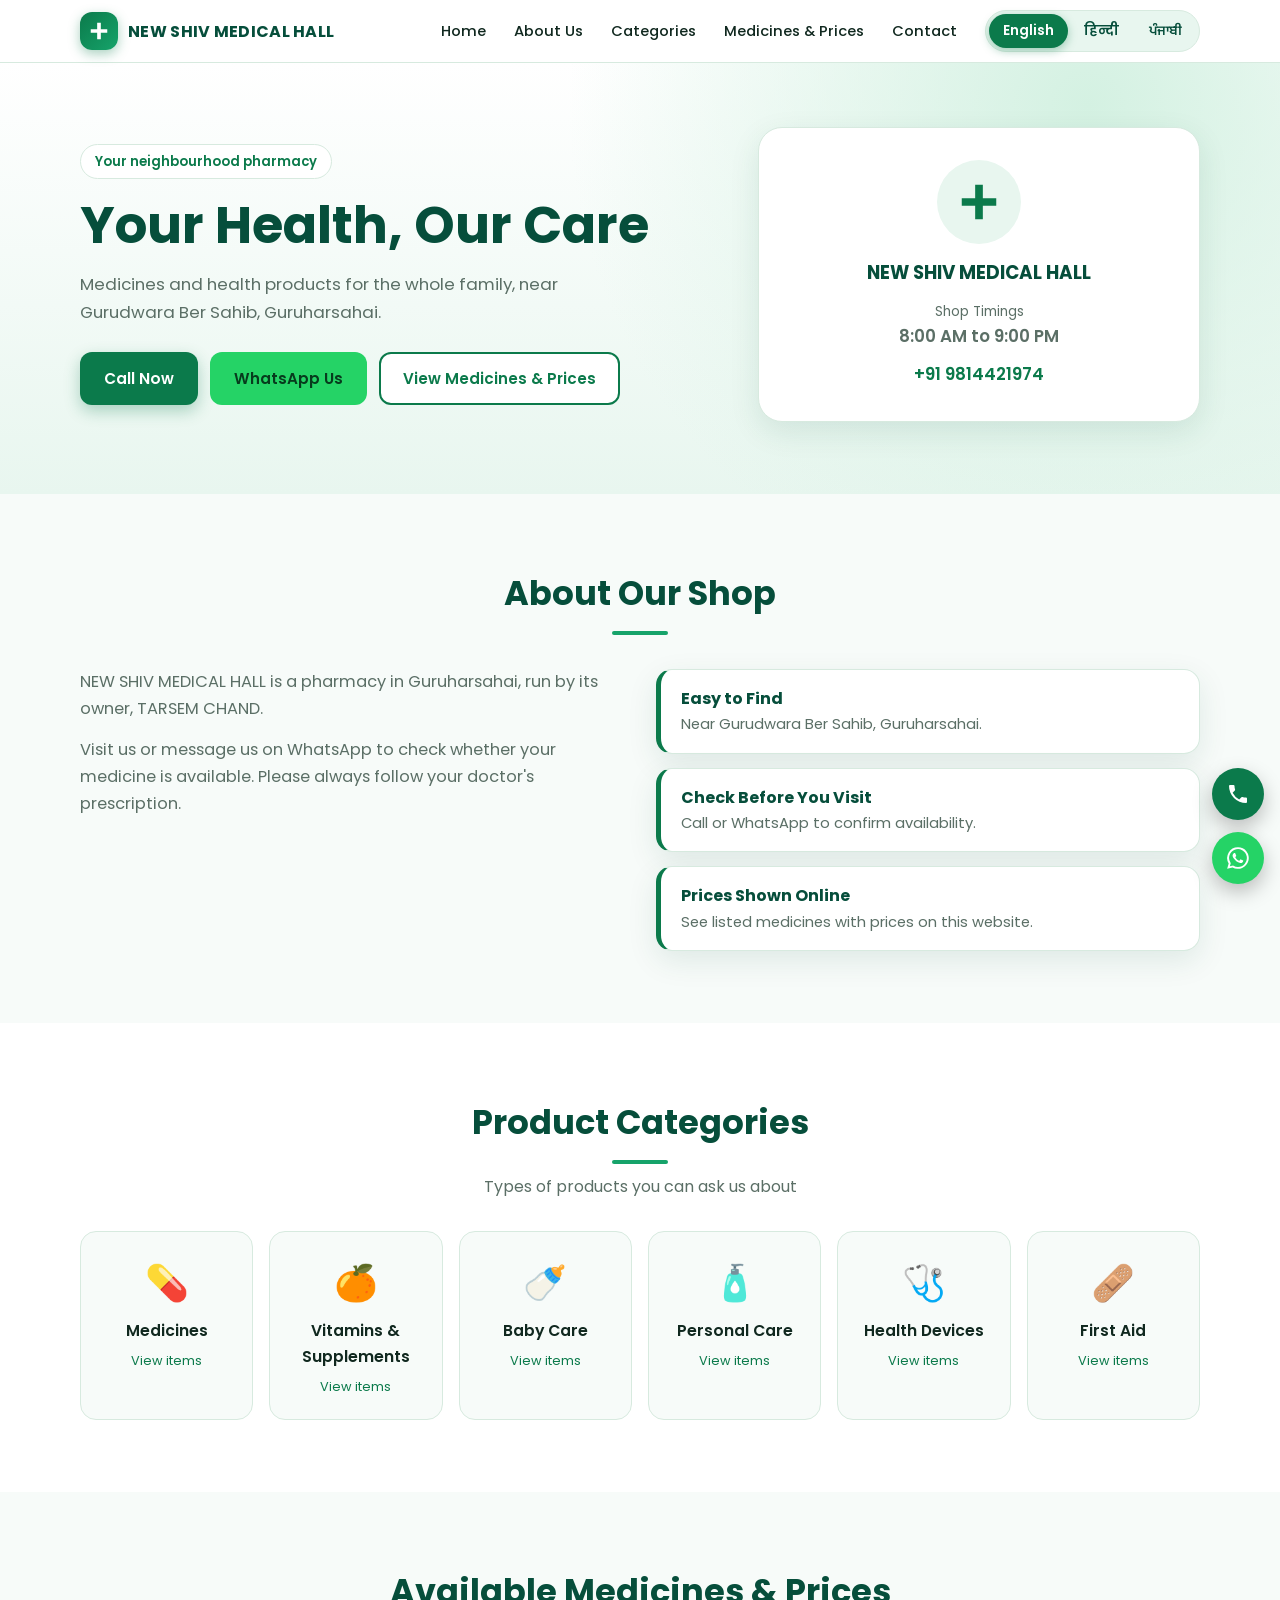
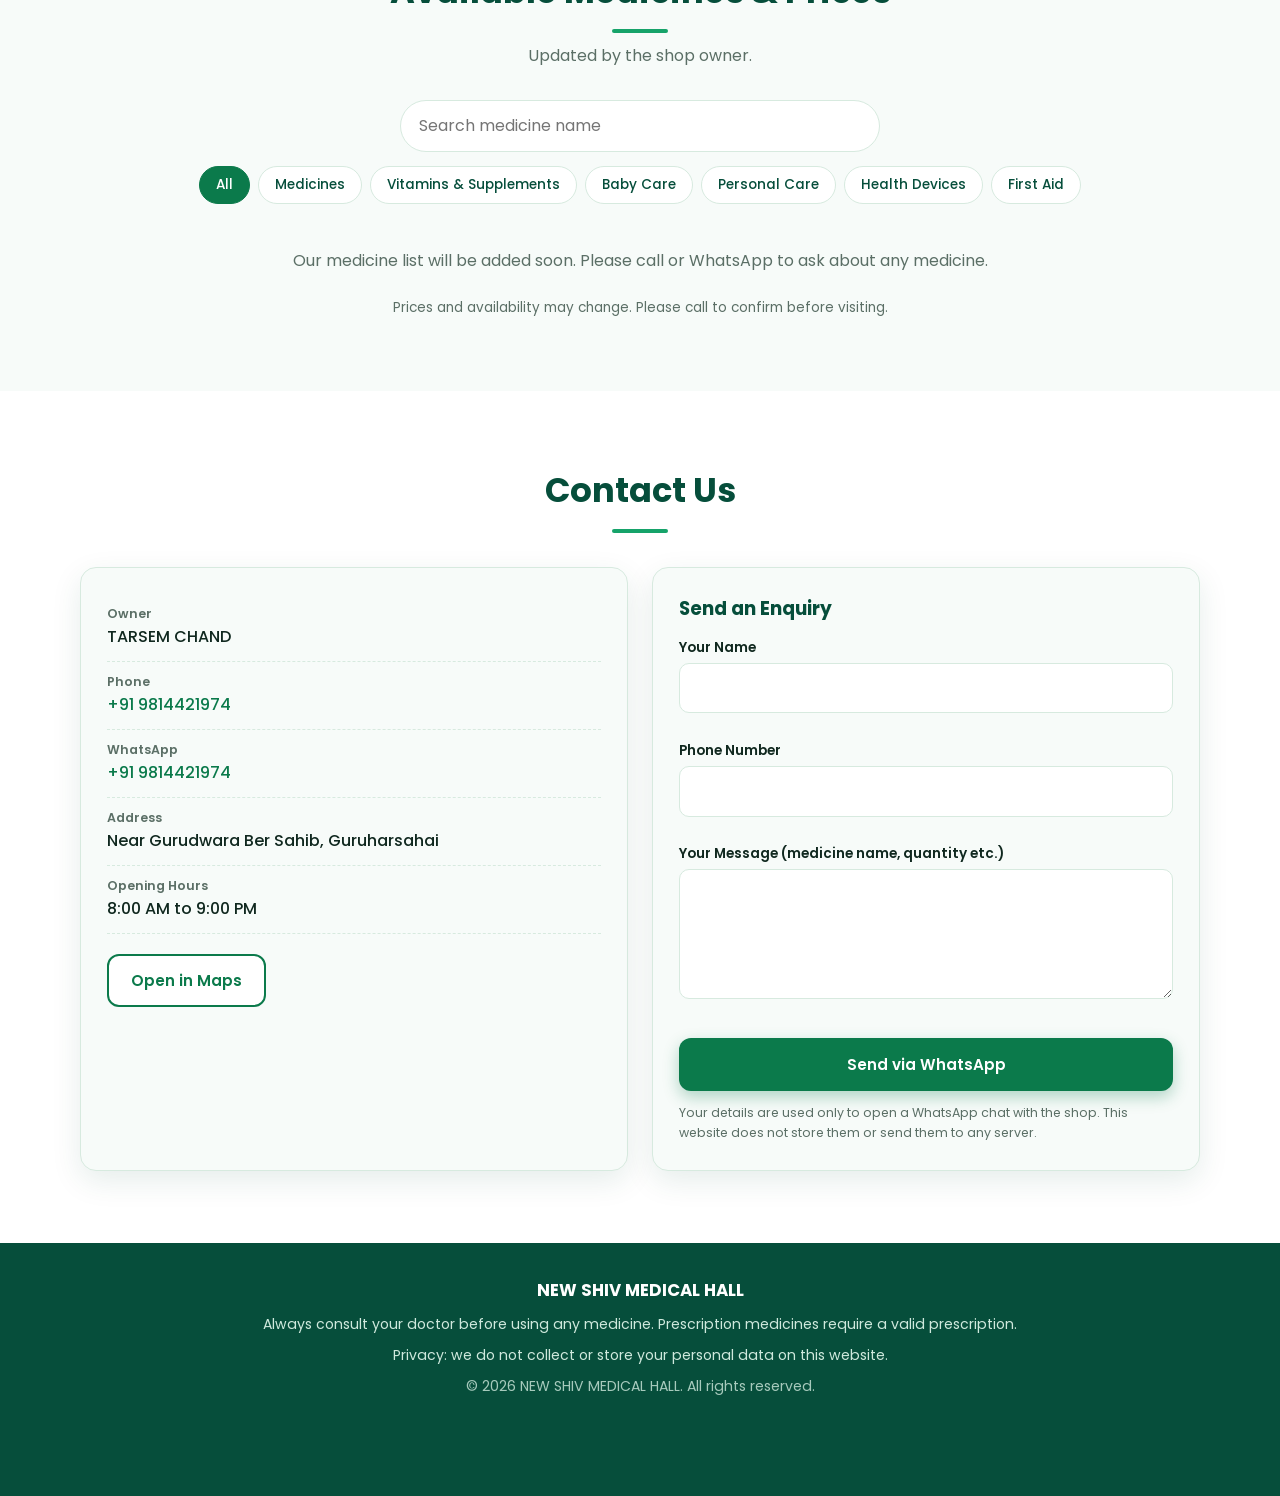
<file: index.html>
<!DOCTYPE html>
<html lang="en" data-lang="en">
<head>
  <meta charset="UTF-8">
  <meta name="viewport" content="width=device-width, initial-scale=1">
  <title>NEW SHIV MEDICAL HALL – Trusted Pharmacy in Guruharsahai</title>
  <meta name="description" content="NEW SHIV MEDICAL HALL, near Gurudwara Ber Sahib, Guruharsahai, Punjab. Medicines and health products. Open 8:00 AM to 9:00 PM.">
  <meta name="theme-color" content="#0b7a4b">
  <link rel="preconnect" href="https://fonts.googleapis.com">
  <link rel="preconnect" href="https://fonts.gstatic.com" crossorigin>
  <link href="https://fonts.googleapis.com/css2?family=Noto+Sans+Devanagari:wght@400;500;600;700&family=Noto+Sans+Gurmukhi:wght@400;500;600;700&family=Poppins:wght@400;500;600;700&display=swap" rel="stylesheet">
  <link rel="stylesheet" href="styles.css">
</head>
<body data-title-key="meta.title" data-desc-key="meta.desc">

<header class="site-header" id="top">
  <div class="container header-inner">
    <a href="#home" class="brand" aria-label="NEW SHIV MEDICAL HALL">
      <span class="brand-mark" aria-hidden="true">
        <svg viewBox="0 0 24 24" width="22" height="22" fill="#fff"><path d="M10 3h4v7h7v4h-7v7h-4v-7H3v-4h7z"/></svg>
      </span>
      <span class="brand-name">NEW SHIV MEDICAL HALL</span>
    </a>

    <nav class="main-nav" id="mainNav" aria-label="Main">
      <a href="#home" data-i18n="nav.home">Home</a>
      <a href="#about" data-i18n="nav.about">About Us</a>
      <a href="#categories" data-i18n="nav.categories">Categories</a>
      <a href="#products" data-i18n="nav.products">Medicines & Prices</a>
      <a href="#contact" data-i18n="nav.contact">Contact</a>
    </nav>

    <div class="lang-switch" role="group" data-i18n-aria="lang.label" aria-label="Language">
      <button type="button" class="lang-btn active" data-lang="en" lang="en" aria-pressed="true">English</button>
      <button type="button" class="lang-btn" data-lang="hi" lang="hi" aria-pressed="false">हिन्दी</button>
      <button type="button" class="lang-btn" data-lang="pa" lang="pa" aria-pressed="false">ਪੰਜਾਬੀ</button>
    </div>

    <button class="burger" id="burger" type="button" aria-expanded="false" aria-controls="mainNav" data-i18n-aria="nav.menu" aria-label="Menu">
      <span></span><span></span><span></span>
    </button>
  </div>
</header>

<main>
  <section class="hero" id="home">
    <div class="container hero-inner">
      <div class="hero-text reveal">
        <span class="badge" data-i18n="hero.badge">Your neighbourhood pharmacy</span>
        <h1 data-i18n="hero.title">Your Health, Our Care</h1>
        <p data-i18n="hero.sub">Medicines and health products for the whole family, near Gurudwara Ber Sahib, Guruharsahai.</p>
        <div class="hero-actions">
          <a class="btn btn-primary" href="tel:+919814421974" data-i18n="hero.call">Call Now</a>
          <a class="btn btn-wa" href="https://wa.me/919814421974" target="_blank" rel="noopener" data-i18n="hero.wa">WhatsApp Us</a>
          <a class="btn btn-ghost" href="#products" data-i18n="hero.view">View Medicines & Prices</a>
        </div>
      </div>
      <div class="hero-card reveal">
        <div class="hero-card-icon" aria-hidden="true">
          <svg viewBox="0 0 24 24" width="46" height="46" fill="#0b7a4b"><path d="M10 3h4v7h7v4h-7v7h-4v-7H3v-4h7z"/></svg>
        </div>
        <h2>NEW SHIV MEDICAL HALL</h2>
        <p class="muted" data-i18n="hero.hours">Shop Timings</p>
        <p class="hero-hours" data-i18n="hours.value">8:00 AM to 9:00 PM</p>
        <p class="hero-phone"><a href="tel:+919814421974">+91 9814421974</a></p>
      </div>
    </div>
  </section>

  <section class="section" id="about">
    <div class="container">
      <h2 class="section-title reveal" data-i18n="about.title">About Our Shop</h2>
      <div class="about-grid">
        <div class="about-text reveal">
          <p data-i18n="about.p1">NEW SHIV MEDICAL HALL is a pharmacy in Guruharsahai, run by its owner, TARSEM CHAND.</p>
          <p data-i18n="about.p2">Visit us or message us on WhatsApp to check whether your medicine is available. Please always follow your doctor's prescription.</p>
        </div>
        <div class="features">
          <div class="feature reveal"><h3 data-i18n="about.f1.t">Easy to Find</h3><p data-i18n="about.f1.d">Near Gurudwara Ber Sahib, Guruharsahai.</p></div>
          <div class="feature reveal"><h3 data-i18n="about.f2.t">Check Before You Visit</h3><p data-i18n="about.f2.d">Call or WhatsApp to confirm availability.</p></div>
          <div class="feature reveal"><h3 data-i18n="about.f3.t">Prices Shown Online</h3><p data-i18n="about.f3.d">See listed medicines with prices on this website.</p></div>
        </div>
      </div>
    </div>
  </section>

  <section class="section alt" id="categories">
    <div class="container">
      <h2 class="section-title reveal" data-i18n="cat.title">Product Categories</h2>
      <p class="section-sub reveal" data-i18n="cat.sub">Types of products you can ask us about</p>
      <div class="cat-grid">
        <button type="button" class="cat-card reveal" data-cat="medicines"><span class="cat-ico" aria-hidden="true">💊</span><span class="cat-name" data-i18n="cat.medicines">Medicines</span><span class="cat-view" data-i18n="cat.view">View items</span></button>
        <button type="button" class="cat-card reveal" data-cat="vitamins"><span class="cat-ico" aria-hidden="true">🍊</span><span class="cat-name" data-i18n="cat.vitamins">Vitamins & Supplements</span><span class="cat-view" data-i18n="cat.view">View items</span></button>
        <button type="button" class="cat-card reveal" data-cat="babycare"><span class="cat-ico" aria-hidden="true">🍼</span><span class="cat-name" data-i18n="cat.babycare">Baby Care</span><span class="cat-view" data-i18n="cat.view">View items</span></button>
        <button type="button" class="cat-card reveal" data-cat="personal"><span class="cat-ico" aria-hidden="true">🧴</span><span class="cat-name" data-i18n="cat.personal">Personal Care</span><span class="cat-view" data-i18n="cat.view">View items</span></button>
        <button type="button" class="cat-card reveal" data-cat="devices"><span class="cat-ico" aria-hidden="true">🩺</span><span class="cat-name" data-i18n="cat.devices">Health Devices</span><span class="cat-view" data-i18n="cat.view">View items</span></button>
        <button type="button" class="cat-card reveal" data-cat="firstaid"><span class="cat-ico" aria-hidden="true">🩹</span><span class="cat-name" data-i18n="cat.firstaid">First Aid</span><span class="cat-view" data-i18n="cat.view">View items</span></button>
      </div>
    </div>
  </section>

  <section class="section" id="products">
    <div class="container">
      <h2 class="section-title reveal" data-i18n="prod.title">Available Medicines & Prices</h2>
      <p class="section-sub reveal" data-i18n="prod.sub">Updated by the shop owner.</p>

      <div class="filters reveal">
        <input type="search" id="searchBox" data-i18n-placeholder="prod.search" placeholder="Search medicine name" autocomplete="off">
        <div class="chips" id="chips"></div>
      </div>

      <div class="product-grid" id="productGrid"></div>
      <p class="status-msg" id="productStatus"></p>
      <p class="note" data-i18n="prod.note">Prices and availability may change. Please call to confirm before visiting.</p>
    </div>
  </section>

  <section class="section alt" id="contact">
    <div class="container">
      <h2 class="section-title reveal" data-i18n="contact.title">Contact Us</h2>
      <div class="contact-grid">
        <div class="contact-card reveal">
          <ul class="contact-list">
            <li><span class="lbl" data-i18n="contact.owner">Owner</span><span class="val">TARSEM CHAND</span></li>
            <li><span class="lbl" data-i18n="contact.phone">Phone</span><span class="val"><a href="tel:+919814421974">+91 9814421974</a></span></li>
            <li><span class="lbl" data-i18n="contact.wa">WhatsApp</span><span class="val"><a href="https://wa.me/919814421974" target="_blank" rel="noopener">+91 9814421974</a></span></li>
            <li><span class="lbl" data-i18n="contact.address">Address</span><span class="val" data-i18n="contact.addressValue">Near Gurudwara Ber Sahib, Guruharsahai</span></li>
            <li><span class="lbl" data-i18n="contact.hours">Opening Hours</span><span class="val" data-i18n="hours.value">8:00 AM to 9:00 PM</span></li>
          </ul>
          <a class="btn btn-ghost" id="mapLink" target="_blank" rel="noopener" href="https://www.google.com/maps/search/?api=1&query=NEW+SHIV+MEDICAL+HALL+Near+Gurudwara+Ber+Sahib+Guruharsahai" data-i18n="contact.map">Open in Maps</a>
        </div>

        <form class="contact-card enquiry reveal" id="enquiryForm" novalidate>
          <h3 data-i18n="form.title">Send an Enquiry</h3>
          <label for="fName" data-i18n="form.name">Your Name</label>
          <input id="fName" name="name" type="text" autocomplete="name">
          <p class="err" id="eName" role="alert"></p>

          <label for="fPhone" data-i18n="form.phone">Phone Number</label>
          <input id="fPhone" name="phone" type="tel" inputmode="numeric" autocomplete="tel">
          <p class="err" id="ePhone" role="alert"></p>

          <label for="fMsg" data-i18n="form.msg">Your Message (medicine name, quantity etc.)</label>
          <textarea id="fMsg" name="message" rows="4"></textarea>
          <p class="err" id="eMsg" role="alert"></p>

          <button class="btn btn-primary" type="submit" data-i18n="form.send">Send via WhatsApp</button>
          <p class="ok" id="fOk" role="status"></p>
          <p class="privacy" data-i18n="form.privacy">Your details are used only to open a WhatsApp chat with the shop. This website does not store them or send them to any server.</p>
        </form>
      </div>
    </div>
  </section>
</main>

<footer class="site-footer">
  <div class="container">
    <p class="foot-brand">NEW SHIV MEDICAL HALL</p>
    <p data-i18n="footer.disc">Always consult your doctor before using any medicine. Prescription medicines require a valid prescription.</p>
    <p data-i18n="footer.privacy">Privacy: we do not collect or store your personal data on this website.</p>
    <p class="copy" data-i18n="footer.rights">© 2026 NEW SHIV MEDICAL HALL. All rights reserved.</p>
  </div>
</footer>

<div class="float-actions">
  <a class="float-btn float-call" href="tel:+919814421974" data-i18n-aria="float.call" aria-label="Call">
    <svg viewBox="0 0 24 24" width="24" height="24" fill="#fff" aria-hidden="true"><path d="M6.6 10.8a15.1 15.1 0 006.6 6.6l2.2-2.2a1 1 0 011-.25c1.1.37 2.3.57 3.6.57a1 1 0 011 1V20a1 1 0 01-1 1A17 17 0 013 4a1 1 0 011-1h3.5a1 1 0 011 1c0 1.25.2 2.45.57 3.57a1 1 0 01-.25 1z"/></svg>
  </a>
  <a class="float-btn float-wa" href="https://wa.me/919814421974" target="_blank" rel="noopener" data-i18n-aria="float.wa" aria-label="WhatsApp">
    <svg viewBox="0 0 24 24" width="26" height="26" fill="#fff" aria-hidden="true"><path d="M12 2a10 10 0 00-8.6 15.1L2 22l5-1.3A10 10 0 1012 2zm0 18.2a8.2 8.2 0 01-4.2-1.15l-.3-.18-3 .8.8-2.9-.2-.3A8.2 8.2 0 1112 20.2zm4.5-6.1c-.25-.12-1.46-.72-1.69-.8-.23-.09-.4-.12-.56.12-.17.25-.65.8-.8.96-.14.17-.3.19-.55.06a6.7 6.7 0 01-3.3-2.9c-.25-.43.25-.4.72-1.34.08-.17.04-.31-.02-.43l-.77-1.85c-.2-.5-.4-.43-.56-.44h-.47a.9.9 0 00-.65.3 2.7 2.7 0 00-.85 2c0 1.2.87 2.35 1 2.5.12.17 1.7 2.6 4.1 3.65 1.5.65 2.1.7 2.85.6.45-.07 1.46-.6 1.66-1.17.2-.58.2-1.07.14-1.17-.06-.1-.23-.17-.48-.29z"/></svg>
  </a>
</div>

<script src="i18n.js"></script>
<script src="app.js"></script>
</body>
</html>
</file>
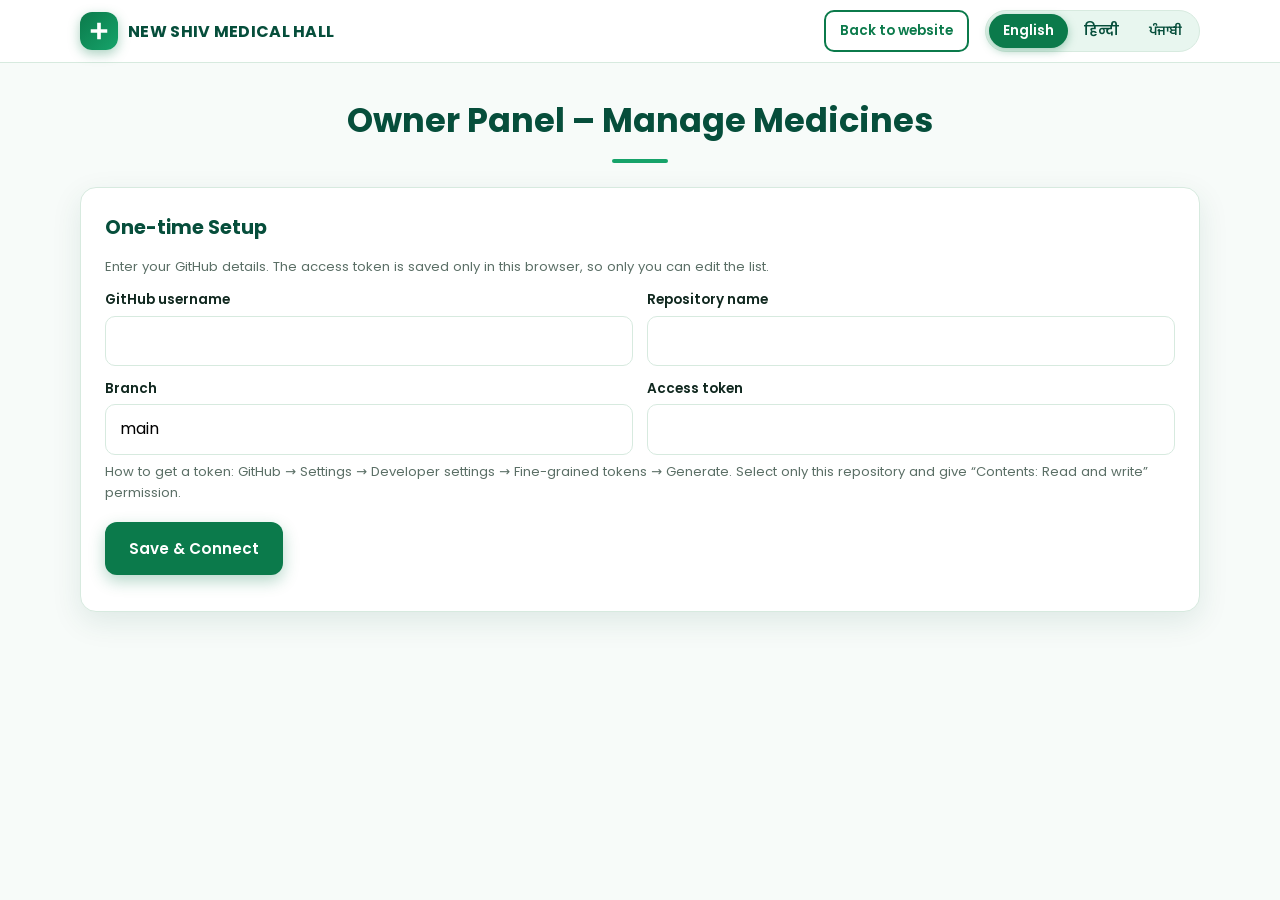
<file: admin.html>
<!DOCTYPE html>
<html lang="en" data-lang="en">
<head>
  <meta charset="UTF-8">
  <meta name="viewport" content="width=device-width, initial-scale=1">
  <meta name="robots" content="noindex, nofollow">
  <title>Owner Panel – Manage Medicines</title>
  <link rel="preconnect" href="https://fonts.googleapis.com">
  <link rel="preconnect" href="https://fonts.gstatic.com" crossorigin>
  <link href="https://fonts.googleapis.com/css2?family=Noto+Sans+Devanagari:wght@400;500;600;700&family=Noto+Sans+Gurmukhi:wght@400;500;600;700&family=Poppins:wght@400;500;600;700&display=swap" rel="stylesheet">
  <link rel="stylesheet" href="styles.css">
</head>
<body data-title-key="admin.title">

<header class="site-header">
  <div class="container header-inner">
    <a href="index.html" class="brand">
      <span class="brand-mark" aria-hidden="true"><svg viewBox="0 0 24 24" width="22" height="22" fill="#fff"><path d="M10 3h4v7h7v4h-7v7h-4v-7H3v-4h7z"/></svg></span>
      <span class="brand-name">NEW SHIV MEDICAL HALL</span>
    </a>
    <a class="btn btn-ghost btn-small" href="index.html" style="margin-left:auto" data-i18n="admin.back">Back to website</a>
    <div class="lang-switch" role="group" data-i18n-aria="lang.label" aria-label="Language">
      <button type="button" class="lang-btn active" data-lang="en" lang="en" aria-pressed="true">English</button>
      <button type="button" class="lang-btn" data-lang="hi" lang="hi" aria-pressed="false">हिन्दी</button>
      <button type="button" class="lang-btn" data-lang="pa" lang="pa" aria-pressed="false">ਪੰਜਾਬੀ</button>
    </div>
  </div>
</header>

<main class="container admin-wrap">
  <h1 class="section-title" data-i18n="admin.title" style="margin-bottom:24px">Owner Panel – Manage Medicines</h1>

  <!-- Setup -->
  <section class="admin-card" id="setupCard">
    <h2 data-i18n="admin.setup">One-time Setup</h2>
    <p class="help" data-i18n="admin.setupHelp"></p>
    <form class="admin-form" id="setupForm" autocomplete="off">
      <div class="row">
        <div><label for="gOwner" data-i18n="admin.owner">GitHub username</label><input id="gOwner" required></div>
        <div><label for="gRepo" data-i18n="admin.repo">Repository name</label><input id="gRepo" required></div>
      </div>
      <div class="row">
        <div><label for="gBranch" data-i18n="admin.branch">Branch</label><input id="gBranch" value="main" required></div>
        <div><label for="gToken" data-i18n="admin.token">Access token</label><input id="gToken" type="password" required></div>
      </div>
      <p class="help" data-i18n="admin.tokenHelp"></p>
      <div class="admin-actions">
        <button class="btn btn-primary" type="submit" data-i18n="admin.connect">Save & Connect</button>
      </div>
      <p class="msg" id="setupMsg" role="status"></p>
    </form>
  </section>

  <!-- Manager -->
  <div id="managerArea" class="hidden">
    <section class="admin-card">
      <h2 data-i18n="admin.add">Add / Edit Item</h2>
      <form class="admin-form" id="itemForm">
        <div class="row">
          <div><label for="iName" data-i18n="admin.name">Medicine name</label><input id="iName" maxlength="120"></div>
          <div><label for="iPrice" data-i18n="admin.price">Price (₹)</label><input id="iPrice" type="number" min="0" step="0.5" inputmode="decimal"></div>
        </div>
        <div class="row">
          <div><label for="iCat" data-i18n="admin.category">Category</label><select id="iCat"></select></div>
          <div><label for="iStock" data-i18n="admin.availability">Availability</label>
            <select id="iStock"><option value="1" data-i18n="prod.instock">In Stock</option><option value="0" data-i18n="prod.outstock">Out of Stock</option></select></div>
        </div>
        <label for="iDesc" data-i18n="admin.desc">Details (optional)</label>
        <textarea id="iDesc" rows="2" maxlength="200"></textarea>
        <label for="iPhoto" data-i18n="admin.photo">Photo of medicine</label>
        <input id="iPhoto" type="file" accept="image/*">
        <p class="help hidden" id="keepPhoto" data-i18n="admin.keepPhoto"></p>
        <img class="preview hidden" id="preview" alt="">
        <div class="admin-actions">
          <button class="btn btn-primary" type="submit" id="saveBtn" data-i18n="admin.save">Save Item</button>
          <button class="btn btn-ghost hidden" type="button" id="cancelBtn" data-i18n="admin.cancel">Cancel edit</button>
        </div>
        <p class="msg" id="itemMsg" role="status"></p>
      </form>
    </section>

    <section class="admin-card">
      <h2 data-i18n="admin.list">Your Items</h2>
      <div id="itemList"></div>
      <div class="admin-actions">
        <button class="btn btn-ghost btn-small" type="button" id="exportBtn" data-i18n="admin.export">Download backup</button>
        <button class="btn btn-ghost btn-small" type="button" id="disconnectBtn" data-i18n="admin.disconnect">Disconnect</button>
      </div>
    </section>
  </div>
</main>

<script src="i18n.js"></script>
<script src="admin.js"></script>
</body>
</html>
</file>
<file: styles.css>
:root{
  --green:#0b7a4b; --green-dark:#064e3b; --green-soft:#e8f6ef; --green-mid:#16a36a;
  --ink:#10281f; --muted:#5b6f66; --white:#fff; --bg:#f7fbf9; --border:#d7eadf;
  --wa:#25d366; --danger:#c0392b; --radius:16px;
  --shadow:0 10px 30px rgba(6,78,59,.10);
}
*{box-sizing:border-box;margin:0;padding:0}
html{scroll-behavior:smooth;scroll-padding-top:90px}
body{font-family:"Poppins","Noto Sans Devanagari","Noto Sans Gurmukhi",system-ui,sans-serif;color:var(--ink);background:var(--bg);line-height:1.65;-webkit-text-size-adjust:100%}
html[lang="hi"] body{font-family:"Noto Sans Devanagari","Poppins",system-ui,sans-serif;line-height:1.75}
html[lang="pa"] body{font-family:"Noto Sans Gurmukhi","Poppins",system-ui,sans-serif;line-height:1.75}
a{color:var(--green);text-decoration:none}
img{max-width:100%;display:block}
.container{width:min(1120px,92%);margin:0 auto}

/* Header */
.site-header{position:sticky;top:0;z-index:50;background:rgba(255,255,255,.94);backdrop-filter:blur(10px);border-bottom:1px solid var(--border)}
.header-inner{display:flex;align-items:center;gap:16px;padding:10px 0}
.brand{display:flex;align-items:center;gap:10px;color:var(--green-dark);font-weight:700;letter-spacing:.3px}
.brand-mark{width:38px;height:38px;border-radius:12px;background:linear-gradient(135deg,var(--green),var(--green-mid));display:grid;place-items:center;flex:none;box-shadow:0 4px 12px rgba(11,122,75,.35)}
.brand-name{font-size:1rem;line-height:1.2}
.main-nav{display:flex;gap:4px;margin-left:auto}
.main-nav a{padding:8px 12px;border-radius:10px;color:var(--ink);font-weight:500;font-size:.92rem;transition:.2s}
.main-nav a:hover{background:var(--green-soft);color:var(--green)}

/* Language switcher */
.lang-switch{display:flex;background:var(--green-soft);border:1px solid var(--border);border-radius:999px;padding:3px;gap:2px}
.lang-btn{border:0;background:transparent;color:var(--green-dark);font:inherit;font-family:"Poppins","Noto Sans Devanagari","Noto Sans Gurmukhi",sans-serif;font-size:.85rem;font-weight:600;padding:6px 14px;border-radius:999px;cursor:pointer;transition:.25s;min-height:34px}
.lang-btn:hover{background:rgba(11,122,75,.12)}
.lang-btn.active{background:var(--green);color:#fff;box-shadow:0 3px 10px rgba(11,122,75,.35)}
.lang-btn:focus-visible,.btn:focus-visible,input:focus-visible,textarea:focus-visible,select:focus-visible{outline:3px solid rgba(22,163,106,.5);outline-offset:2px}

.burger{display:none;background:none;border:0;width:42px;height:42px;cursor:pointer;flex-direction:column;justify-content:center;gap:5px;align-items:center}
.burger span{display:block;width:22px;height:2px;background:var(--green-dark);border-radius:2px;transition:.25s}
.burger[aria-expanded="true"] span:nth-child(1){transform:translateY(7px) rotate(45deg)}
.burger[aria-expanded="true"] span:nth-child(2){opacity:0}
.burger[aria-expanded="true"] span:nth-child(3){transform:translateY(-7px) rotate(-45deg)}

/* Hero */
.hero{background:radial-gradient(circle at 85% 10%,#d4f1e2 0,transparent 45%),linear-gradient(180deg,#fff,var(--green-soft));padding:64px 0 72px}
.hero-inner{display:grid;grid-template-columns:1.3fr .9fr;gap:40px;align-items:center}
.badge{display:inline-block;background:#fff;border:1px solid var(--border);color:var(--green);padding:6px 14px;border-radius:999px;font-size:.82rem;font-weight:600;margin-bottom:16px}
.hero h1{font-size:clamp(2rem,5vw,3.2rem);line-height:1.2;color:var(--green-dark);margin-bottom:14px}
.hero p{color:var(--muted);font-size:1.05rem;max-width:560px}
.hero-actions{display:flex;flex-wrap:wrap;gap:12px;margin-top:26px}
.hero-card{background:#fff;border-radius:24px;padding:32px;text-align:center;box-shadow:var(--shadow);border:1px solid var(--border)}
.hero-card-icon{width:84px;height:84px;margin:0 auto 14px;border-radius:50%;background:var(--green-soft);display:grid;place-items:center;animation:pulse 3s ease-in-out infinite}
.hero-card h2{font-size:1.15rem;color:var(--green-dark)}
.hero-card .muted{margin-top:12px;font-size:.85rem;color:var(--muted)}
.hero-hours{font-weight:600;font-size:1.05rem;color:var(--ink)}
.hero-phone{margin-top:10px;font-weight:600}
@keyframes pulse{0%,100%{transform:scale(1);box-shadow:0 0 0 0 rgba(22,163,106,.3)}50%{transform:scale(1.04);box-shadow:0 0 0 14px rgba(22,163,106,0)}}

/* Buttons */
.btn{display:inline-flex;align-items:center;justify-content:center;gap:8px;padding:12px 22px;border-radius:12px;font:inherit;font-weight:600;font-size:.95rem;cursor:pointer;border:2px solid transparent;transition:.25s;text-align:center}
.btn-primary{background:var(--green);color:#fff;box-shadow:0 6px 16px rgba(11,122,75,.3)}
.btn-primary:hover{background:var(--green-dark);transform:translateY(-2px)}
.btn-wa{background:var(--wa);color:#073b1d}
.btn-wa:hover{filter:brightness(.94);transform:translateY(-2px)}
.btn-ghost{background:#fff;color:var(--green);border-color:var(--green)}
.btn-ghost:hover{background:var(--green-soft)}
.btn-small{padding:8px 14px;font-size:.85rem;border-radius:10px}

/* Sections */
.section{padding:72px 0}
.section.alt{background:#fff}
.section-title{font-size:clamp(1.5rem,3.5vw,2.1rem);color:var(--green-dark);text-align:center;margin-bottom:8px}
.section-title::after{content:"";display:block;width:56px;height:4px;border-radius:4px;background:var(--green-mid);margin:10px auto 0}
.section-sub{text-align:center;color:var(--muted);margin:10px 0 30px}
.about-grid{display:grid;grid-template-columns:1fr 1fr;gap:32px;margin-top:34px;align-items:start}
.about-text p{margin-bottom:14px;color:var(--muted);font-size:1.02rem}
.features{display:grid;gap:14px}
.feature{background:#fff;border:1px solid var(--border);border-left:5px solid var(--green);border-radius:var(--radius);padding:16px 20px;box-shadow:var(--shadow)}
.feature h3{font-size:1rem;color:var(--green-dark)}
.feature p{font-size:.92rem;color:var(--muted)}

.cat-grid{display:grid;grid-template-columns:repeat(auto-fit,minmax(170px,1fr));gap:16px}
.cat-card{display:flex;flex-direction:column;align-items:center;gap:6px;background:var(--bg);border:1px solid var(--border);border-radius:var(--radius);padding:22px 12px;cursor:pointer;font:inherit;color:var(--ink);transition:.25s}
.cat-card:hover{transform:translateY(-5px);box-shadow:var(--shadow);border-color:var(--green-mid)}
.cat-ico{font-size:2.2rem}
.cat-name{font-weight:600;text-align:center;font-size:.98rem}
.cat-view{font-size:.8rem;color:var(--green)}

/* Products */
.filters{display:flex;flex-direction:column;gap:14px;margin:6px 0 26px;align-items:center}
.filters input[type=search]{width:min(480px,100%);padding:12px 18px;border-radius:999px;border:1px solid var(--border);font:inherit;background:#fff}
.chips{display:flex;flex-wrap:wrap;gap:8px;justify-content:center}
.chip{border:1px solid var(--border);background:#fff;color:var(--green-dark);padding:7px 16px;border-radius:999px;font:inherit;font-size:.85rem;font-weight:500;cursor:pointer;transition:.2s}
.chip:hover{background:var(--green-soft)}
.chip.active{background:var(--green);color:#fff;border-color:var(--green)}
.product-grid{display:grid;grid-template-columns:repeat(auto-fill,minmax(230px,1fr));gap:20px}
.product{background:#fff;border:1px solid var(--border);border-radius:var(--radius);overflow:hidden;box-shadow:var(--shadow);display:flex;flex-direction:column;transition:.25s}
.product:hover{transform:translateY(-4px)}
.p-img{aspect-ratio:4/3;background:var(--green-soft);display:grid;place-items:center;font-size:3rem;overflow:hidden}
.p-img img{width:100%;height:100%;object-fit:cover}
.p-body{padding:14px 16px 16px;display:flex;flex-direction:column;gap:6px;flex:1}
.p-cat{font-size:.74rem;color:var(--green);font-weight:600;text-transform:uppercase;letter-spacing:.4px}
html[lang="hi"] .p-cat,html[lang="pa"] .p-cat{text-transform:none}
.p-name{font-size:1.02rem;font-weight:600;color:var(--green-dark)}
.p-desc{font-size:.85rem;color:var(--muted)}
.p-row{display:flex;align-items:center;justify-content:space-between;gap:8px;margin-top:auto;padding-top:8px}
.p-price{font-size:1.15rem;font-weight:700;color:var(--ink)}
.p-price small{font-weight:500;font-size:.72rem;color:var(--muted);margin-right:4px}
.tag{font-size:.74rem;font-weight:600;padding:3px 10px;border-radius:999px}
.tag.in{background:#d9f5e5;color:#0a6b3f}
.tag.out{background:#fde7e4;color:var(--danger)}
.status-msg{text-align:center;color:var(--muted);margin-top:18px}
.note{text-align:center;font-size:.85rem;color:var(--muted);margin-top:22px}

/* Contact */
.contact-grid{display:grid;grid-template-columns:1fr 1fr;gap:24px;margin-top:34px}
.contact-card{background:var(--bg);border:1px solid var(--border);border-radius:var(--radius);padding:26px;box-shadow:var(--shadow)}
.contact-list{list-style:none;margin-bottom:20px}
.contact-list li{display:flex;flex-direction:column;padding:10px 0;border-bottom:1px dashed var(--border)}
.contact-list .lbl{font-size:.78rem;color:var(--muted);font-weight:600}
.contact-list .val{font-weight:500}
.enquiry h3{color:var(--green-dark);margin-bottom:10px}
.enquiry label{display:block;font-size:.85rem;font-weight:600;margin:12px 0 4px}
.enquiry input,.enquiry textarea,.admin-form input,.admin-form select,.admin-form textarea{width:100%;padding:11px 14px;border:1px solid var(--border);border-radius:10px;font:inherit;background:#fff}
.enquiry button{margin-top:16px;width:100%}
.err{color:var(--danger);font-size:.82rem;min-height:1.1em}
.ok{color:var(--green);font-size:.88rem;margin-top:10px;font-weight:500}
.privacy{font-size:.78rem;color:var(--muted);margin-top:12px}

/* Footer */
.site-footer{background:var(--green-dark);color:#cfe9dd;padding:34px 0 90px;text-align:center;font-size:.88rem}
.site-footer p{margin-bottom:8px}
.foot-brand{color:#fff;font-weight:700;font-size:1.05rem}
.copy{opacity:.8}

/* Floating buttons */
.float-actions{position:fixed;right:16px;bottom:16px;display:flex;flex-direction:column;gap:12px;z-index:40}
.float-btn{width:52px;height:52px;border-radius:50%;display:grid;place-items:center;box-shadow:0 8px 20px rgba(0,0,0,.25);transition:.25s}
.float-btn:hover{transform:scale(1.08)}
.float-call{background:var(--green)}
.float-wa{background:var(--wa)}

/* Reveal animation */
.reveal{opacity:0;transform:translateY(22px);transition:opacity .7s ease,transform .7s ease}
.reveal.in{opacity:1;transform:none}
@media (prefers-reduced-motion:reduce){.reveal{opacity:1;transform:none;transition:none}.hero-card-icon{animation:none}html{scroll-behavior:auto}}

/* Admin */
.admin-wrap{padding:30px 0 80px}
.admin-card{background:#fff;border:1px solid var(--border);border-radius:var(--radius);padding:24px;box-shadow:var(--shadow);margin-bottom:24px}
.admin-card h2{color:var(--green-dark);margin-bottom:12px;font-size:1.2rem}
.admin-form label{display:block;font-size:.85rem;font-weight:600;margin:12px 0 4px}
.admin-form .row{display:grid;grid-template-columns:1fr 1fr;gap:14px}
.help{font-size:.82rem;color:var(--muted);margin-top:6px}
.admin-actions{display:flex;flex-wrap:wrap;gap:10px;margin-top:18px}
.msg{margin-top:12px;font-weight:500}
.msg.good{color:var(--green)} .msg.bad{color:var(--danger)}
.admin-item{display:flex;gap:14px;align-items:center;padding:12px 0;border-bottom:1px solid var(--border)}
.admin-item .thumb{width:64px;height:64px;border-radius:12px;background:var(--green-soft);display:grid;place-items:center;font-size:1.6rem;overflow:hidden;flex:none}
.admin-item .thumb img{width:100%;height:100%;object-fit:cover}
.admin-item .info{flex:1;min-width:0}
.admin-item .info strong{display:block;color:var(--green-dark)}
.admin-item .btns{display:flex;flex-wrap:wrap;gap:6px;justify-content:flex-end}
.preview{max-width:160px;border-radius:12px;margin-top:10px;border:1px solid var(--border)}
.hidden{display:none!important}

/* Responsive */
@media (max-width:900px){
  .hero-inner,.about-grid,.contact-grid{grid-template-columns:1fr}
}
@media (max-width:820px){
  .burger{display:flex;margin-left:auto}
  .header-inner{flex-wrap:wrap;gap:8px 10px}
  .brand-name{font-size:.88rem}
  .main-nav{display:none;order:4;width:100%;flex-direction:column;margin:0;padding:6px 0 10px;border-top:1px solid var(--border)}
  .main-nav.open{display:flex}
  .main-nav a{padding:12px 10px}
  .lang-switch{order:3;width:100%;justify-content:center}
  .lang-btn{flex:1;padding:8px 6px}
  .section{padding:52px 0}
  .admin-form .row{grid-template-columns:1fr}
  .admin-item{flex-wrap:wrap}
}
</file>
